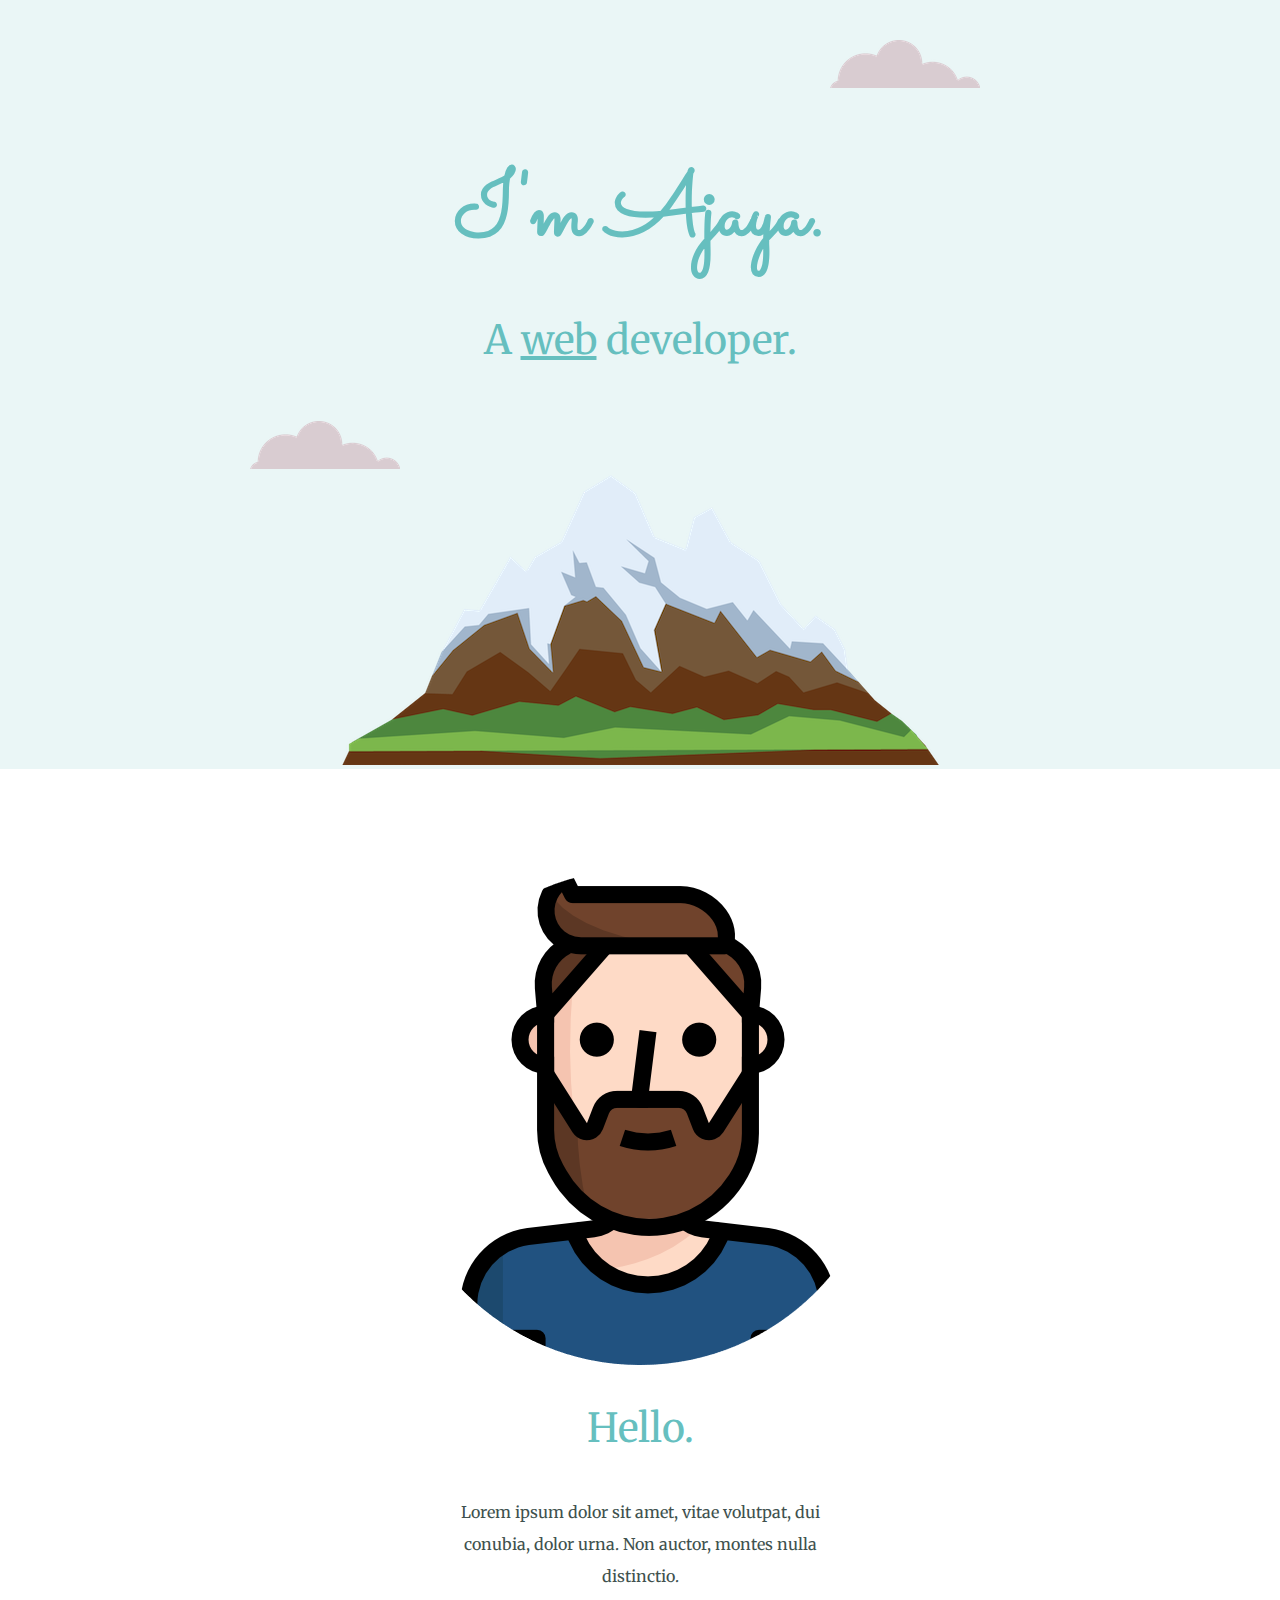
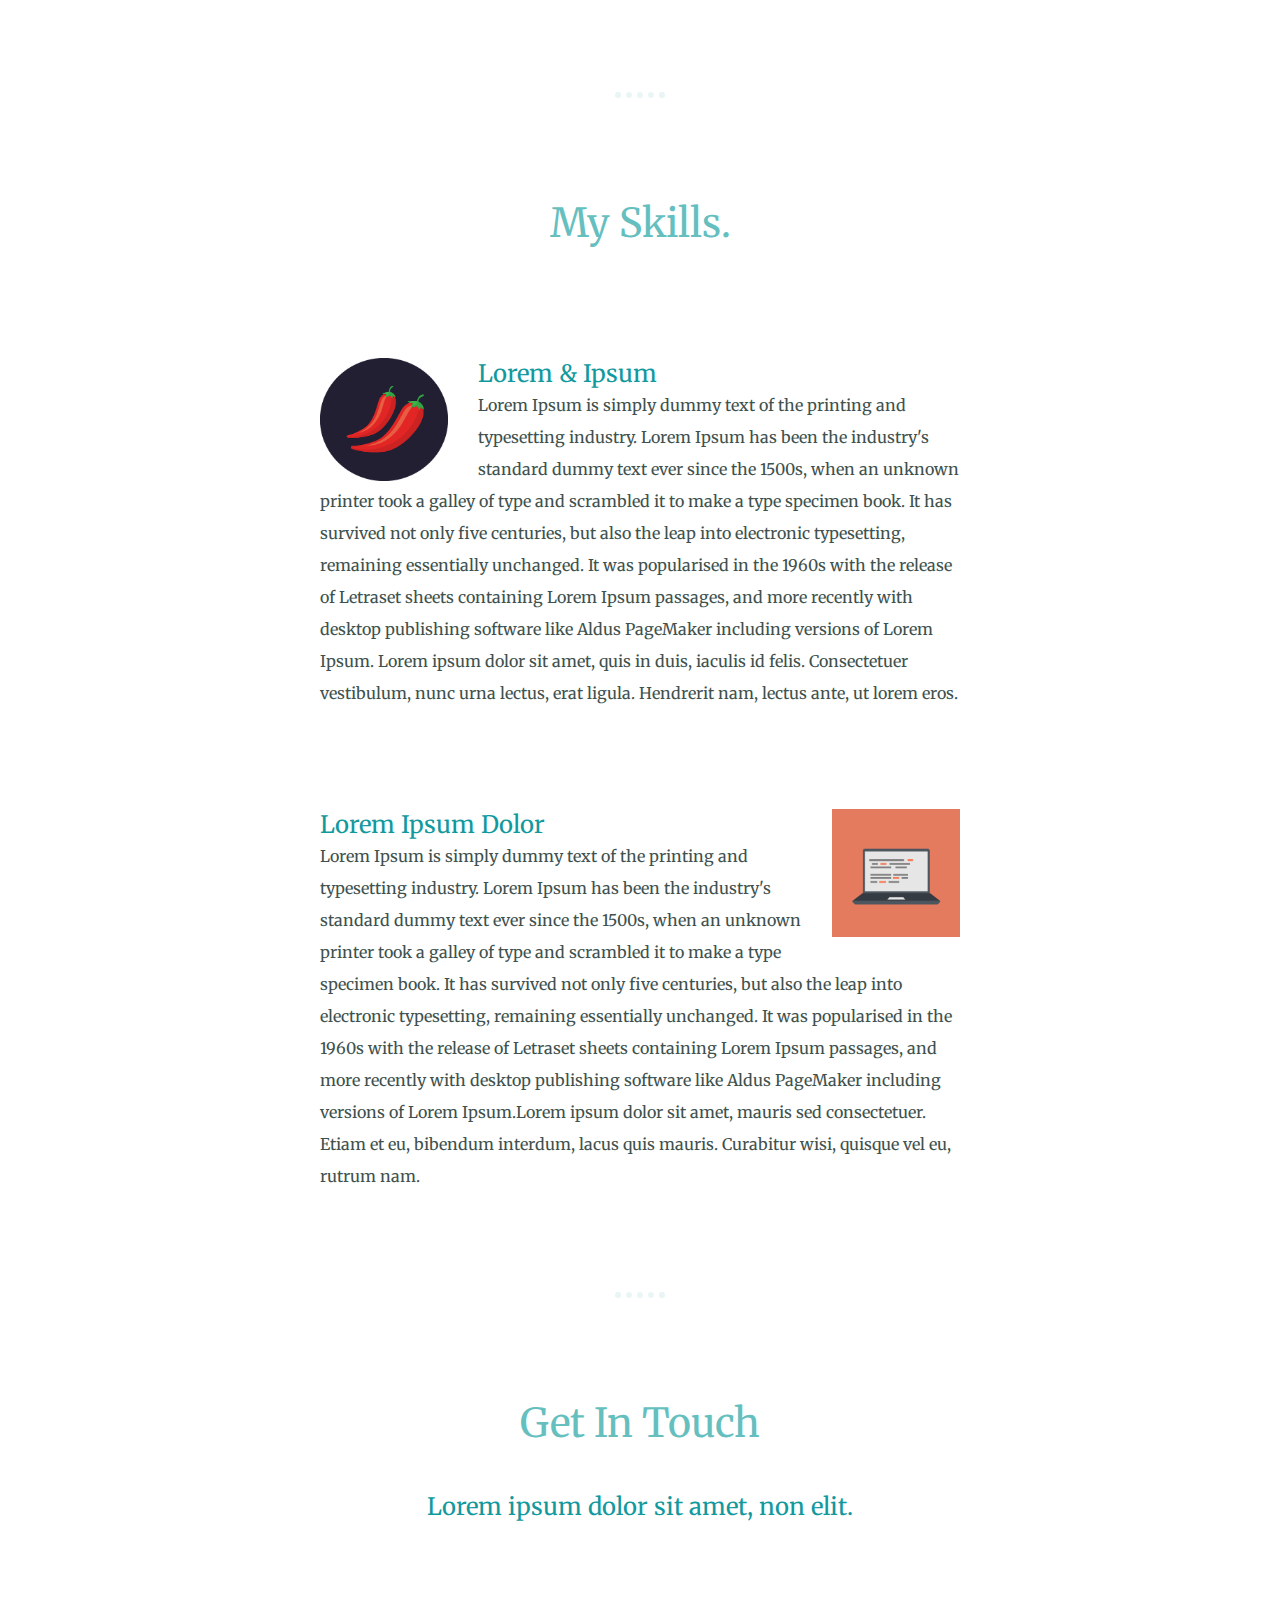
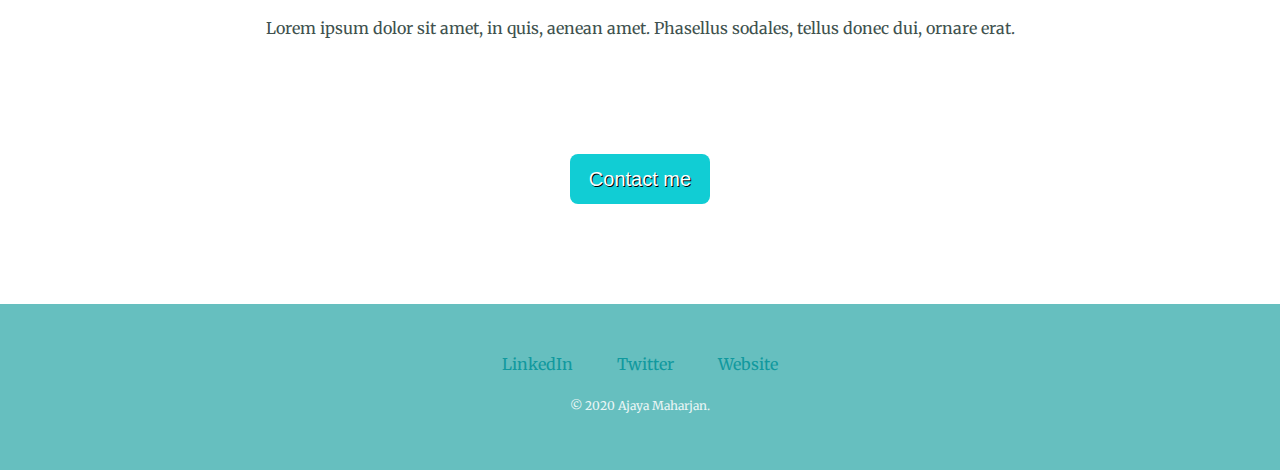
<file: Index.html>
<!DOCTYPE html>
<html lang="en" dir="ltr">
  <head>
    <meta charset="utf-8">
    <title>Ajaya Maharjan</title>
    <link rel="stylesheet" href="styles.css">
    <link rel="icon" href="favicon.ico">
    <link href="https://fonts.googleapis.com/css2?family=Merriweather:wght@300&display=swap" rel="stylesheet">
 <link href="https://fonts.googleapis.com/css2?family=Sacramento&display=swap" rel="stylesheet">
  </head>
  <body>
    <div class="top-container">



      <img class="top-cloud" src="cloud.png" alt="cloud-image">
      <h1>I'm Ajaya.</h1>
      <h2>A <span class="underline">web</span> developer.</h2>
      <img class="bottom-cloud" src="cloud.png" alt="cloud-image">

      <img src="mountain.png" alt="mountain-image">
    </div>
    <div class="middle-container">
      <div class="profile">
        <img src="man.png" alt="">
        <h2>Hello.</h2>
        <p class="intro">Lorem ipsum dolor sit amet, vitae volutpat, dui conubia, dolor urna. Non auctor, montes nulla distinctio.</p>
      </div>
      <hr>
      <div class="skills">
        <h2>My Skills.</h2>
        <div class="skill-row">
          <img class="chilli-img" src="chillies.png" alt="">
          <h3>Lorem & Ipsum</h3>
          <p class="chilli-img-disc">Lorem Ipsum is simply dummy text of the printing and typesetting industry. Lorem Ipsum has been the industry's standard dummy text ever since the 1500s, when an unknown printer took a galley of type and scrambled it to make a type specimen book. It has survived not only five centuries, but also the leap into electronic typesetting, remaining essentially unchanged. It was popularised in the 1960s with the release of Letraset sheets containing Lorem Ipsum passages, and more recently with desktop publishing software like Aldus PageMaker including versions of Lorem Ipsum. Lorem ipsum dolor sit amet, quis in duis, iaculis id felis. Consectetuer vestibulum, nunc urna lectus, erat ligula. Hendrerit nam, lectus ante, ut lorem eros.</p>
        </div>
        <div class="skill-row">
          <img class="comp-img" src="computer.png" alt="">
          <h3>Lorem Ipsum Dolor</h3>
          <p class="comp-img-disc">Lorem Ipsum is simply dummy text of the printing and typesetting industry. Lorem Ipsum has been the industry's standard dummy text ever since the 1500s, when an unknown printer took a galley of type and scrambled it to make a type specimen book. It has survived not only five centuries, but also the leap into electronic typesetting, remaining essentially unchanged. It was popularised in the 1960s with the release of Letraset sheets containing Lorem Ipsum passages, and more recently with desktop publishing software like Aldus PageMaker including versions of Lorem Ipsum.Lorem ipsum dolor sit amet, mauris sed consectetuer. Etiam et eu, bibendum interdum, lacus quis mauris. Curabitur wisi, quisque vel eu, rutrum nam.</p>
        </div>
      </div>
      <hr>
      <div class="contact-me">
        <h2>Get In Touch</h2>
        <h3>Lorem ipsum dolor sit amet, non elit.</h3>
        <p class="contact-me-para">Lorem ipsum dolor sit amet, in quis, aenean amet. Phasellus sodales, tellus donec dui, ornare erat.</p>
        <a class="button" href="mailto:name@email.com">Contact me</a>

      </div>
    </div>


    <div class="bottom-container">
      <a class="footer-link" href="https://www.linkedin.com/">LinkedIn</a>
      <a class="footer-link" href="https://twitter.com/">Twitter</a>
      <a class="footer-link" href="https://www.appbrewery.co/">Website</a>
      <p class="footer-para">© 2020 Ajaya Maharjan.</p>
    </div>







  </body>
</html>
</file>
<file: styles.css>
body{
  margin:0;
  text-align: center;
  color: #40514E;
}
h1{
  margin-top: 0;
  font-family: 'Sacramento', cursive;
  font-size: 5.625rem;
  margin: 50px auto 0 auto;
  color:#66BFBF;

}
h2{
  font-family: 'Merriweather', serif;
  font-size: 2.5rem;
  color:#66BFBF;
  font-weight: normal;
  padding-bottom: 10px;


}
h3{
  font-family: 'Merriweather', serif;
  font-size: 1.5rem;
  color:#11999E;
  font-weight: normal;
  margin-bottom: 0;
}
.top-container{

  background-color: #EAF6F6;
  position: relative;
  padding-top: 100px;

}
hr{
  border: dotted #EAF6F6 6px;
  border-bottom: none;
  width: 3%;
  margin: 100px auto;

}

.intro{
  width: 30%;
  margin: auto;
}
.middle-container{
  margin: 100px 0;
}
.bottom-container{

  background-color: #66BFBF;
  padding: 50px 0 20px;

}
.footer-link{
  margin: 10px 20px;
  color: #11999E;
  text-decoration: none;
  font-family: 'Merriweather', serif;
}

.footer-link:hover{
  color:#EAF6F6;
}

p{
  font-family: 'Merriweather', serif;
  margin-top: 0;
  color: #40514E;
  line-height: 2;
}

.underline{
  text-decoration: underline;
}

.footer-para{
  color: #EAF6F6;
  font-size: 0.75rem;
  padding: 20px 0;

}


.bottom-cloud{
  position: absolute;
  left: 250px;
  bottom: 300px;
}

.top-cloud{
  position: absolute;
  right: 300px;
  top:40px;
}

.skill-row{
  width: 50%;
  margin: 100px auto 100px auto;
  text-align: left;

}
.chilli-img{
  width: 20%;
  float: left;
  margin-right: 30px;
}
.comp-img{
  width: 20%;
  float: right;
  margin-left: 30px;
}
/* .chilli-img-disc{
  clear:left;
}

.comp-img-disc{
  clear:right;
} */



/* --------------------button----------------- */
.button {
	background-color:#11cdd4;
	-webkit-border-top-left-radius:8px;
	-moz-border-radius-topleft:8px;
	border-top-left-radius:8px;
	-webkit-border-top-right-radius:8px;
	-moz-border-radius-topright:8px;
	border-top-right-radius:8px;
	-webkit-border-bottom-right-radius:8px;
	-moz-border-radius-bottomright:8px;
	border-bottom-right-radius:8px;
	-webkit-border-bottom-left-radius:8px;
	-moz-border-radius-bottomleft:8px;
	border-bottom-left-radius:8px;
text-indent:0;
	display:inline-block;
	color:#ffffff;
	font-family:arial;
	font-size:20px;
	font-weight:normal;
	font-style:normal;
height:50px;
	line-height:50px;
width:140px;
	text-decoration:none;
	text-align:center;
	text-shadow:1px 1px 0 #000000;
}.button:hover {
	background-color:#30e3cb;
}.button:active {
	position:relative;
	top:1px;
}
/* ---------button-------------- */




.contact-me-para{
  padding: 50px;

  margin: 40px auto 60px;
}
</file>
